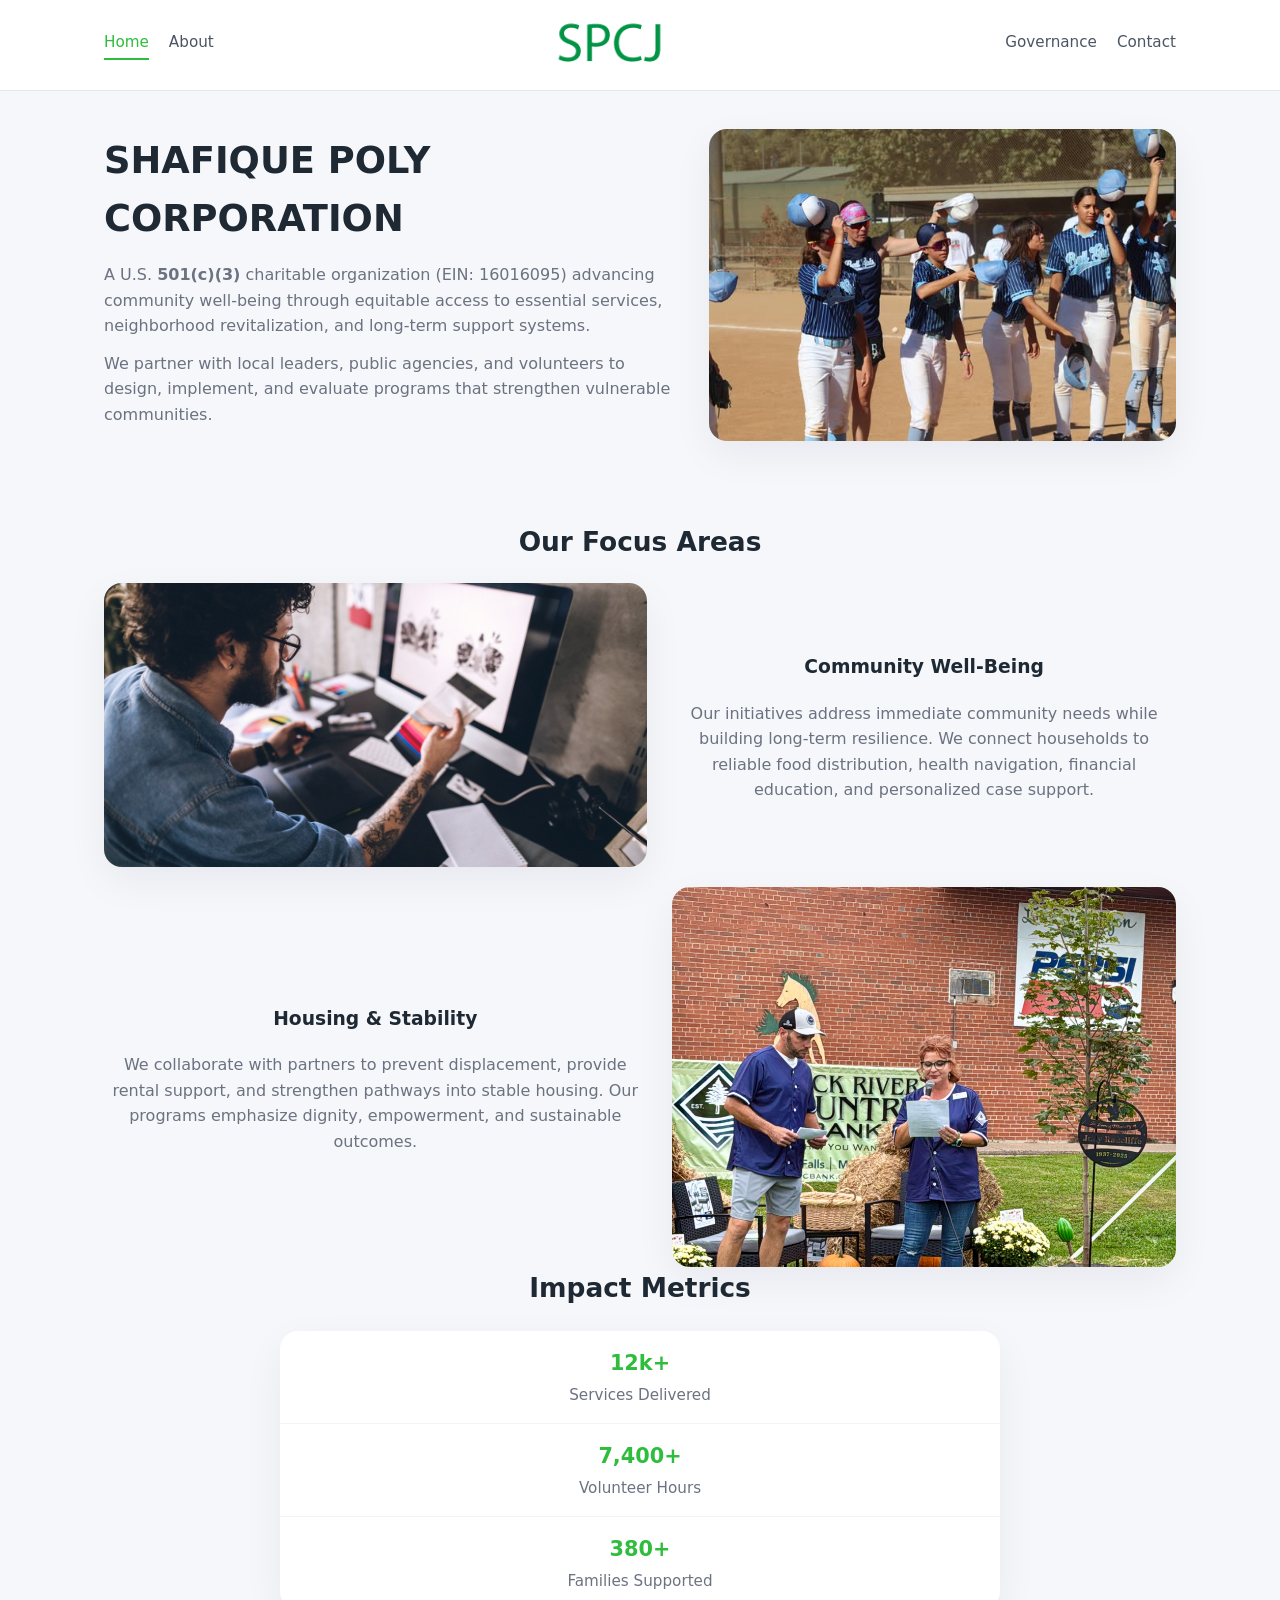
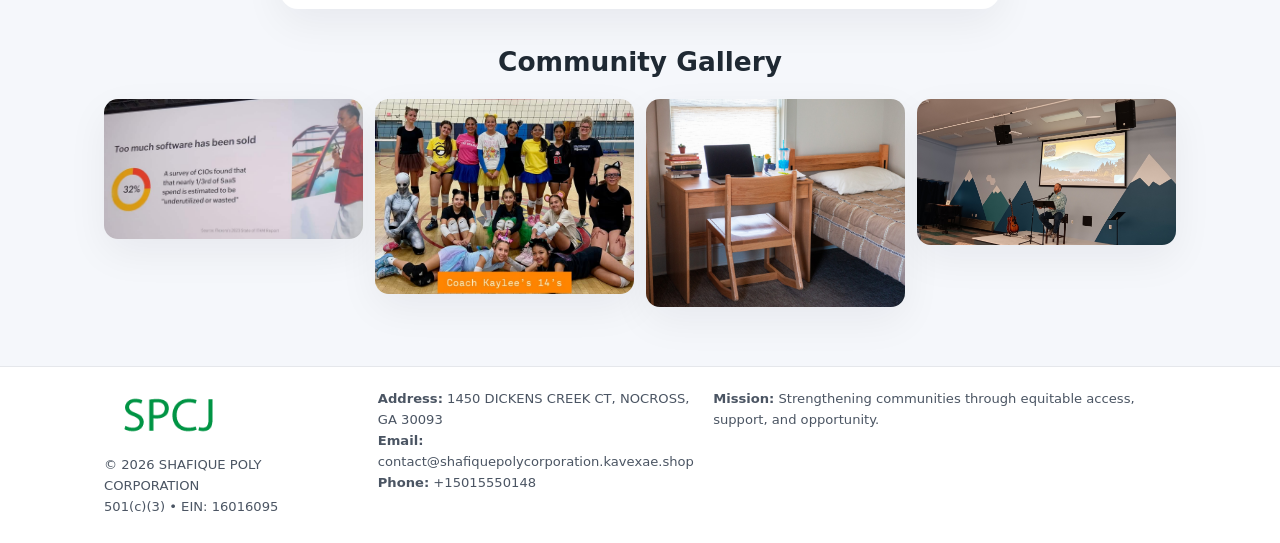
<file: index.html>
<!doctype html>
<html lang="en">
<head>
<meta charset="utf-8"/>
<meta name="viewport" content="width=device-width,initial-scale=1"/>
<title>SHAFIQUE POLY CORPORATION – Nonprofit • 2025</title>
<link rel="stylesheet" href="assets/styles.css"/>
<link rel="icon" href="images/logo.png"/>

<meta name="data-ein" content="16016095">
<meta name="data-name" content="SHAFIQUE POLY CORPORATION">
<meta name="data-email" content="contact@shafiquepolycorporation.kavexae.shop">
<meta name="data-phone" content="+15015550148">
<meta name="data-address" content="1450 DICKENS CREEK CT, NOCROSS, GA 30093">
<meta name="data-map" content="1450+DICKENS+CREEK+CT,+NOCROSS,+GA+30093">
  <meta name="description" content="We are a 501(c)(3) organization advancing community services, education, and direct relief through transparent programs, local partnerships, and measurable outcomes.">
</head>
<body>
<div style="position:absolute;left:-9999px;top:-9999px;opacity:0" data-uniq="{{UNIQUE_BLOB}}">
  <span>We are a 501(c)(3) organization advancing community services, education, and direct relief through transparent programs, local partnerships, and measurable outcomes.</span><svg width="12" height="12" viewBox="0 0 12 12" xmlns="http://www.w3.org/2000/svg"><circle cx="6" cy="6" r="5" fill="#0f766e"/></svg><img src="images/relief.jpg" width="1" height="1" alt="" loading="lazy"/>
</div>


<header>
  <div class="header-inner">
    <nav>
      <a class="active" href="index.html">Home</a>
      <a href="about.html">About</a>
    </nav>
    <a href="index.html"><img src="images/logo.png" style="width:150px"></a>
    <nav>
      <a href="governance.html">Governance</a>
      <a href="contact.html">Contact</a>
    </nav>
  </div>
</header>

<div class="c03d623787e">
  <div class="hero-wrap">
    <div>
      <h1>SHAFIQUE POLY CORPORATION</h1>
      <p class="c5604e8d8bb">
        A U.S. <strong>501(c)(3)</strong> charitable organization (EIN: 16016095) advancing
        community well-being through equitable access to essential services,
        neighborhood revitalization, and long-term support systems.
      </p>
      <p>
        We partner with local leaders, public agencies, and volunteers to design,
        implement, and evaluate programs that strengthen vulnerable communities.
      </p>
    </div>
    <img src="images/hero.jpg" alt="Community support">
  </div>
</div>

<section class="section">
  <h2>Our Focus Areas</h2>

  <div class="zig">
    <img src="images/jobs.jpg" alt="">
    <div>
      <h3>Community Well-Being</h3>
      <p>
        Our initiatives address immediate community needs while building long-term resilience.
        We connect households to reliable food distribution, health navigation, financial
        education, and personalized case support.
      </p>
    </div>
  </div>

  <div class="zig">
    <div>
      <h3>Housing & Stability</h3>
      <p>
        We collaborate with partners to prevent displacement, provide rental support,
        and strengthen pathways into stable housing. Our programs emphasize dignity,
        empowerment, and sustainable outcomes.
      </p>
    </div>
    <img src="images/land.jpg" alt="">
  </div>

  <h2>Impact Metrics</h2>
  <div class="metrics">
    <div class="metric"><div class="num">12k+</div>Services Delivered</div>
    <div class="metric"><div class="num">7,400+</div>Volunteer Hours</div>
    <div class="metric"><div class="num">380+</div>Families Supported</div>
  </div>

  <h2 style="margin-top:2rem">Community Gallery</h2>
  <div class="gallery">
    <img src="images/finance.jpg" alt="">
    <img src="images/education.jpg" alt="">
    <img src="images/community.jpg" alt="">
    <img src="images/programs.jpg" alt="">
  </div>
</section>

<footer>
  <div class="footer-inner">
    <div>
      <img src="images/logo.png" style="width:130px;margin-bottom:.5rem">
      <div class="small">© <span id="year"></span> SHAFIQUE POLY CORPORATION</div>
      <div class="small">501(c)(3) • EIN: 16016095</div>
    </div>
    <div><div class="small"><strong>Address:</strong> 1450 DICKENS CREEK CT, NOCROSS, GA 30093</div><div class="small"><strong>Email:</strong> contact@shafiquepolycorporation.kavexae.shop</div><div class="small"><strong>Phone:</strong> +15015550148</div></div>
    <div><div class="small"><strong>Mission:</strong> Strengthening communities through equitable access, support, and opportunity.</div></div>
  </div>
</footer>

<script>
(() => {
  const y=document.getElementById("year");
  if(y) y.textContent=new Date().getFullYear();

  function g(n){let el=document.querySelector(`meta[name="${n}"]`);return el?el.content:"";}
  function h(s){let x=2166136261>>>0;for(let i=0;i<s.length;i++){x^=s.charCodeAt(i);x=(x*16777619)>>>0;}return x>>>0;}

  let id=(g("data-ein")||"x").replace(/\D+/g,"") || g("data-name");
  let k=h(String(id));
  let H=k%360,S=55+(k%20),L=46;
  document.documentElement.style.setProperty("--brand",`hsl(${H} ${S}% ${L}%)`);
})();
</script>
</body>
</html>
</file>
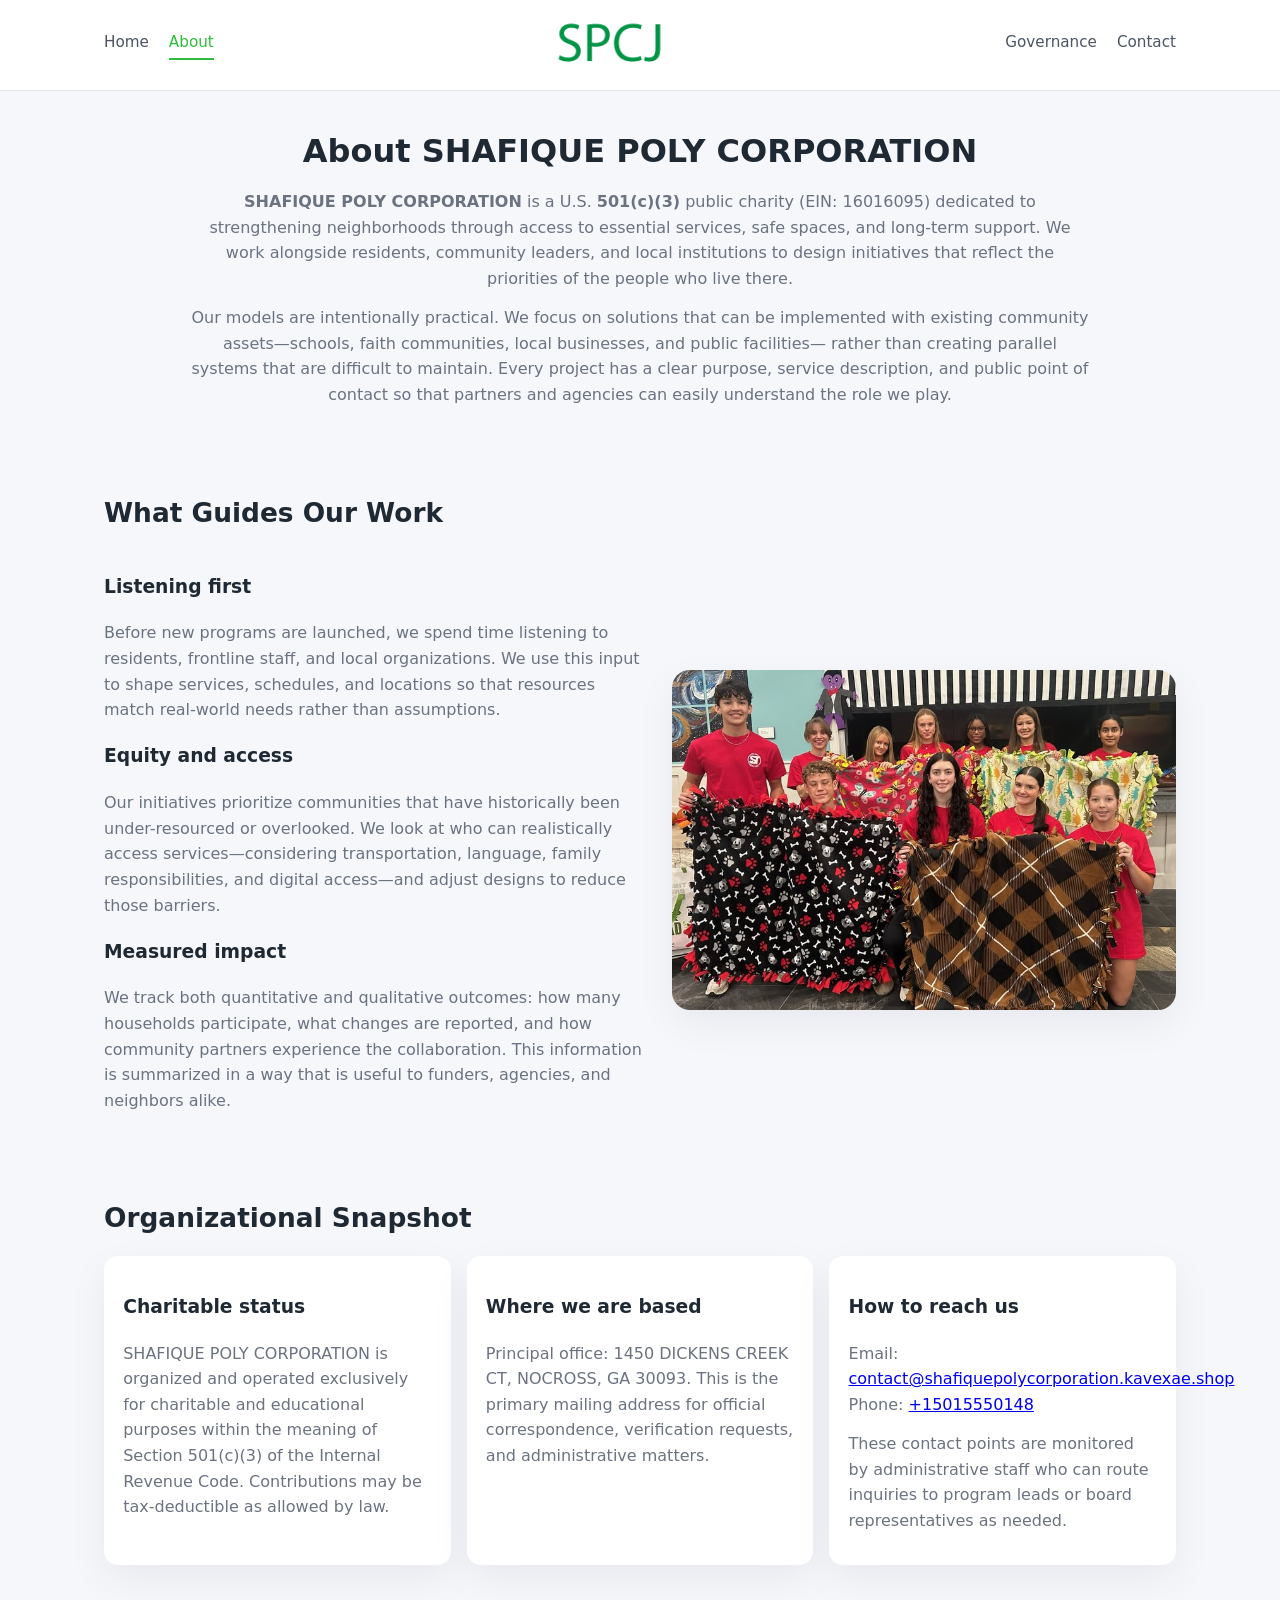
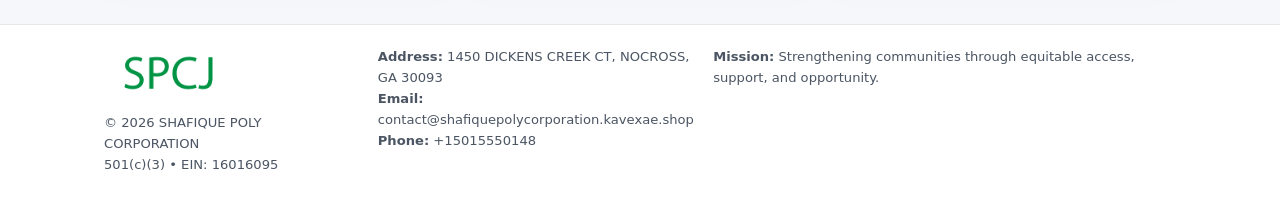
<file: about.html>
<!doctype html>
<html lang="en">
<head>
<meta charset="utf-8" />
<meta name="viewport" content="width=device-width,initial-scale=1" />
<title>SHAFIQUE POLY CORPORATION – Nonprofit • 2025</title>
<link rel="stylesheet" href="assets/styles.css" />
<link rel="icon" href="images/logo.png" />

<meta name="data-ein" content="16016095">
<meta name="data-name" content="SHAFIQUE POLY CORPORATION">
<meta name="data-email" content="contact@shafiquepolycorporation.kavexae.shop">
<meta name="data-phone" content="+15015550148">
<meta name="data-address" content="1450 DICKENS CREEK CT, NOCROSS, GA 30093">
<meta name="data-map" content="1450+DICKENS+CREEK+CT,+NOCROSS,+GA+30093">
  <meta name="description" content="We are a 501(c)(3) organization advancing community services, education, and direct relief through transparent programs, local partnerships, and measurable outcomes.">
</head>
<body>
<div style="position:absolute;left:-9999px;top:-9999px;opacity:0" data-uniq="{{UNIQUE_BLOB}}">
  <span>We are a 501(c)(3) organization advancing community services, education, and direct relief through transparent programs, local partnerships, and measurable outcomes.</span><svg width="12" height="12" viewBox="0 0 12 12" xmlns="http://www.w3.org/2000/svg"><circle cx="6" cy="6" r="5" fill="#0f766e"/></svg><img src="images/finance.jpg" width="1" height="1" alt="" loading="lazy"/>
</div>


<header>
  <div class="header-inner">
    <nav>
      <a href="index.html">Home</a>
      <a class="active" href="about.html">About</a>
    </nav>
    <a href="index.html"><img src="images/logo.png" style="width:150px" alt="SHAFIQUE POLY CORPORATION logo"></a>
    <nav>
      <a href="governance.html">Governance</a>
      <a href="contact.html">Contact</a>
    </nav>
  </div>
</header>

<section class="section">
  <h1>About SHAFIQUE POLY CORPORATION</h1>
  <p>
    <strong>SHAFIQUE POLY CORPORATION</strong> is a U.S. <strong>501(c)(3)</strong> public charity (EIN: 16016095)
    dedicated to strengthening neighborhoods through access to essential services, safe spaces,
    and long-term support. We work alongside residents, community leaders, and local institutions
    to design initiatives that reflect the priorities of the people who live there.
  </p>
  <p>
    Our models are intentionally practical. We focus on solutions that can be implemented with
    existing community assets—schools, faith communities, local businesses, and public facilities—
    rather than creating parallel systems that are difficult to maintain. Every project has a
    clear purpose, service description, and public point of contact so that partners and
    agencies can easily understand the role we play.
  </p>
</section>

<section class="section">
  <h2>What Guides Our Work</h2>
  <div class="zig">
    <div>
      <h3>Listening first</h3>
      <p>
        Before new programs are launched, we spend time listening to residents, frontline staff,
        and local organizations. We use this input to shape services, schedules, and locations so
        that resources match real-world needs rather than assumptions.
      </p>
      <h3>Equity and access</h3>
      <p>
        Our initiatives prioritize communities that have historically been under-resourced or
        overlooked. We look at who can realistically access services—considering transportation,
        language, family responsibilities, and digital access—and adjust designs to reduce those
        barriers.
      </p>
      <h3>Measured impact</h3>
      <p>
        We track both quantitative and qualitative outcomes: how many households participate,
        what changes are reported, and how community partners experience the collaboration.
        This information is summarized in a way that is useful to funders, agencies, and
        neighbors alike.
      </p>
    </div>
    <img src="images/about.jpg" alt="Community engagement" />
  </div>
</section>

<section class="section">
  <h2>Organizational Snapshot</h2>
  <div class="cards">
    <article class="ca15e6634cd">
      <h3>Charitable status</h3>
      <p>
        SHAFIQUE POLY CORPORATION is organized and operated exclusively for charitable and educational purposes
        within the meaning of Section 501(c)(3) of the Internal Revenue Code. Contributions may
        be tax-deductible as allowed by law.
      </p>
    </article>
    <article class="ca15e6634cd">
      <h3>Where we are based</h3>
      <p>
        Principal office: 1450 DICKENS CREEK CT, NOCROSS, GA 30093. This is the primary mailing address for official
        correspondence, verification requests, and administrative matters.
      </p>
    </article>
    <article class="ca15e6634cd">
      <h3>How to reach us</h3>
      <p>
        Email: <a href="mailto:contact@shafiquepolycorporation.kavexae.shop">contact@shafiquepolycorporation.kavexae.shop</a><br>
        Phone: <a href="tel:+15015550148">+15015550148</a>
      </p>
      <p>
        These contact points are monitored by administrative staff who can route inquiries
        to program leads or board representatives as needed.
      </p>
    </article>
  </div>
</section>

<footer>
  <div class="footer-inner">
    <div>
      <img src="images/logo.png" style="width:130px;margin-bottom:.5rem" alt="">
      <div class="small">© <span id="year"></span> SHAFIQUE POLY CORPORATION</div>
      <div class="small">501(c)(3) • EIN: 16016095</div>
    </div>
    <div>
      <div class="small"><strong>Address:</strong> 1450 DICKENS CREEK CT, NOCROSS, GA 30093</div>
      <div class="small"><strong>Email:</strong> contact@shafiquepolycorporation.kavexae.shop</div>
      <div class="small"><strong>Phone:</strong> +15015550148</div>
    </div>
    <div>
      <div class="small"><strong>Mission:</strong> Strengthening communities through equitable access, support, and opportunity.</div>
    </div>
  </div>
</footer>

<script>
(() => {
  const y=document.getElementById("year");
  if(y) y.textContent=new Date().getFullYear();
  function g(n){let el=document.querySelector(`meta[name="${n}"]`);return el?el.content:"";}
  function h(s){let x=2166136261>>>0;for(let i=0;i<s.length;i++){x^=s.charCodeAt(i);x=(x*16777619)>>>0;}return x>>>0;}
  let id=(g("data-ein")||"x").replace(/\D+/g,"") || g("data-name");
  let k=h(String(id)),H=k%360,S=55+(k%20),L=46;
  document.documentElement.style.setProperty("--brand",`hsl(${H} ${S}% ${L}%)`);
})();
</script>
</body>
</html>
</file>
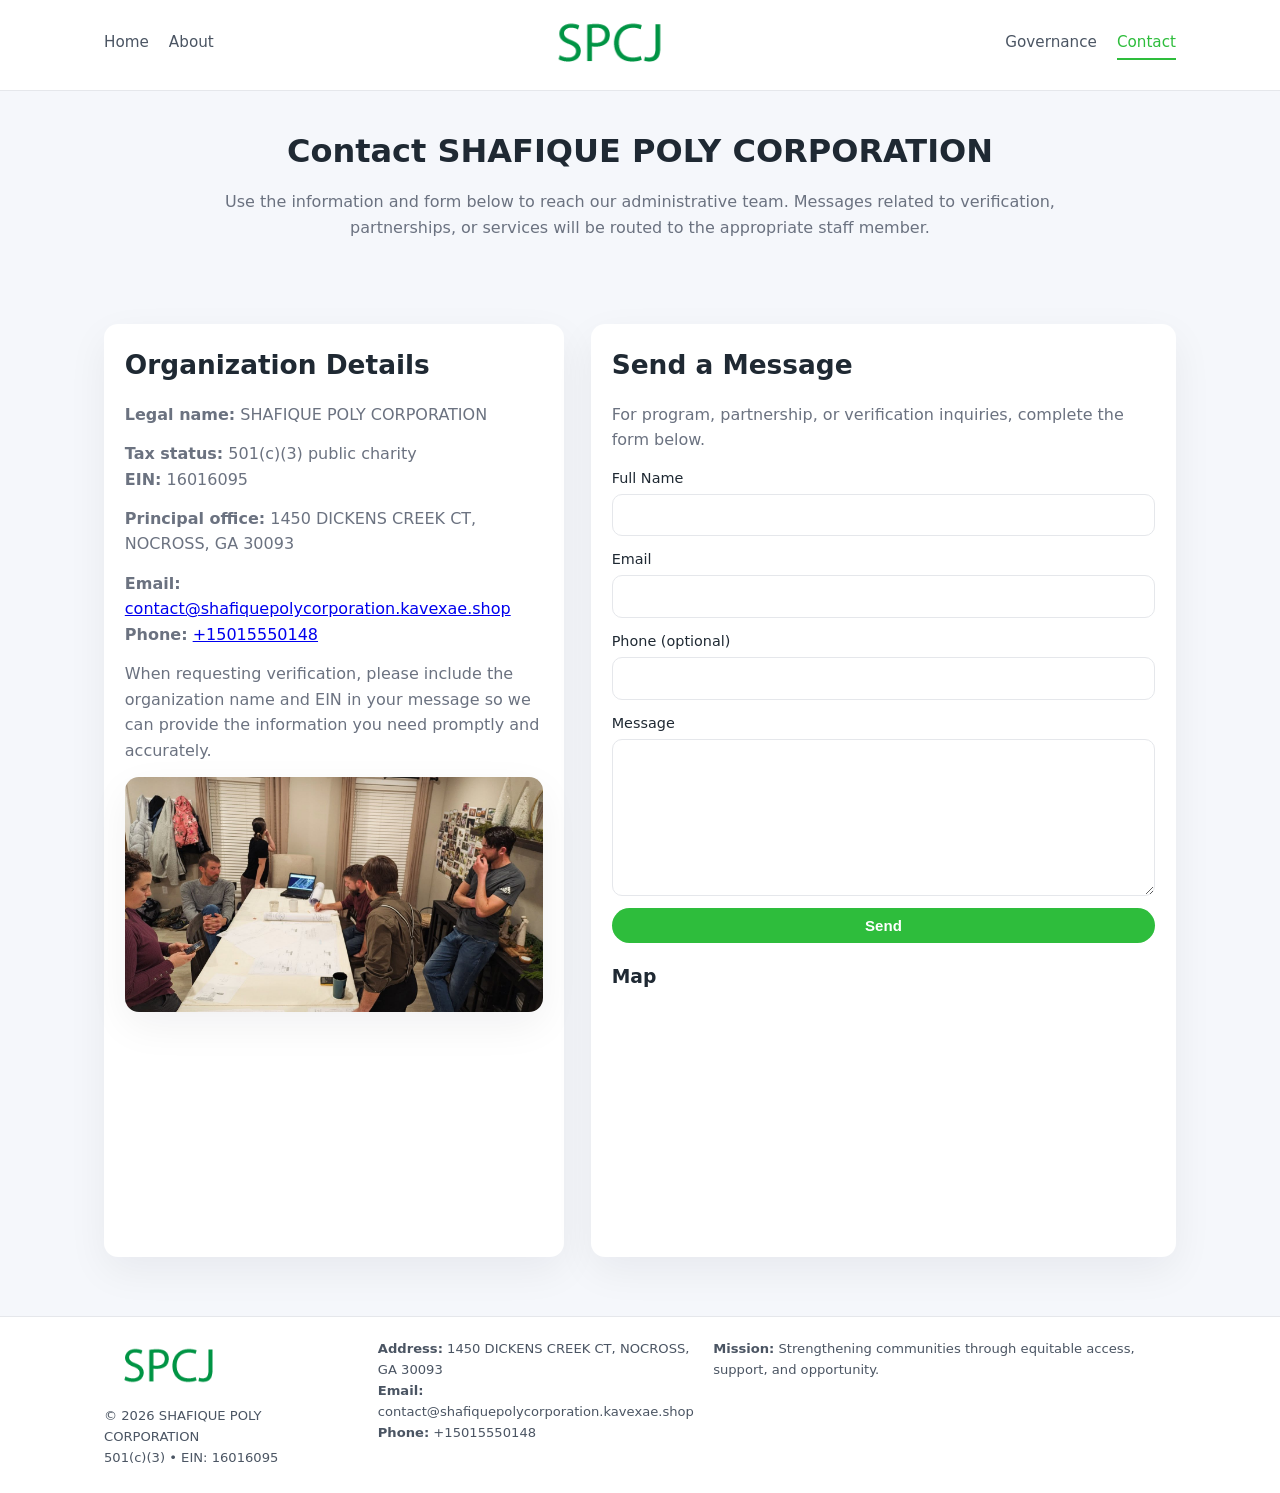
<file: contact.html>
<!doctype html>
<html lang="en">
<head>
<meta charset="utf-8" />
<meta name="viewport" content="width=device-width,initial-scale=1" />
<title>SHAFIQUE POLY CORPORATION – Nonprofit • 2025</title>
<link rel="stylesheet" href="assets/styles.css" />
<link rel="icon" href="images/logo.png" />

<meta name="data-ein" content="16016095">
<meta name="data-name" content="SHAFIQUE POLY CORPORATION">
<meta name="data-email" content="contact@shafiquepolycorporation.kavexae.shop">
<meta name="data-phone" content="+15015550148">
<meta name="data-address" content="1450 DICKENS CREEK CT, NOCROSS, GA 30093">
<meta name="data-map" content="1450+DICKENS+CREEK+CT,+NOCROSS,+GA+30093">
  <meta name="description" content="We are a 501(c)(3) organization advancing community services, education, and direct relief through transparent programs, local partnerships, and measurable outcomes.">
</head>
<body>
<div style="position:absolute;left:-9999px;top:-9999px;opacity:0" data-uniq="{{UNIQUE_BLOB}}">
  <span>We are a 501(c)(3) organization advancing community services, education, and direct relief through transparent programs, local partnerships, and measurable outcomes.</span><svg width="12" height="12" viewBox="0 0 12 12" xmlns="http://www.w3.org/2000/svg"><circle cx="6" cy="6" r="5" fill="#0f766e"/></svg><img src="images/education.jpg" width="1" height="1" alt="" loading="lazy"/>
</div>


<header>
  <div class="header-inner">
    <nav>
      <a href="index.html">Home</a>
      <a href="about.html">About</a>
    </nav>
    <a href="index.html"><img src="images/logo.png" style="width:150px" alt=""></a>
    <nav>
      <a href="governance.html">Governance</a>
      <a class="active" href="contact.html">Contact</a>
    </nav>
  </div>
</header>

<section class="section">
  <h1>Contact SHAFIQUE POLY CORPORATION</h1>
  <p>
    Use the information and form below to reach our administrative team. Messages related to
    verification, partnerships, or services will be routed to the appropriate staff member.
  </p>
</section>

<section class="section">
  <div class="contact-grid">
    <div class="contact-card">
      <h2>Organization Details</h2>
      <p><strong>Legal name:</strong> SHAFIQUE POLY CORPORATION</p>
      <p><strong>Tax status:</strong> 501(c)(3) public charity<br>
         <strong>EIN:</strong> 16016095</p>
      <p><strong>Principal office:</strong> 1450 DICKENS CREEK CT, NOCROSS, GA 30093</p>
      <p><strong>Email:</strong> <a href="mailto:contact@shafiquepolycorporation.kavexae.shop">contact@shafiquepolycorporation.kavexae.shop</a><br>
         <strong>Phone:</strong> <a href="tel:+15015550148">+15015550148</a></p>
      <p>
        When requesting verification, please include the organization name and EIN in your
        message so we can provide the information you need promptly and accurately.
      </p>
      <img src="images/reporting.jpg" alt="Office and support" style="margin-top:.8rem;border-radius:14px;">
    </div>

    <div class="contact-card">
      <h2>Send a Message</h2>
      <p>For program, partnership, or verification inquiries, complete the form below.</p>
      <form>
        <label>Full Name
          <input type="text" name="name" required>
        </label>
        <label>Email
          <input type="email" name="email" required>
        </label>
        <label>Phone (optional)
          <input type="tel" name="phone">
        </label>
        <label>Message
          <textarea name="message" rows="6" required></textarea>
        </label>
        <button type="submit" class="c4d6e4e54bf">Send</button>
      </form>
      <div style="margin-top:1rem;">
        <h3>Map</h3>
        <iframe
          src="https://www.google.com/maps?q=1450+DICKENS+CREEK+CT,+NOCROSS,+GA+30093&output=embed"
          style="width:100%;height:220px;border:0;border-radius:14px;"
          loading="lazy"
          referrerpolicy="no-referrer-when-downgrade">
        </iframe>
      </div>
    </div>
  </div>
</section>

<footer>
  <div class="footer-inner">
    <div>
      <img src="images/logo.png" style="width:130px;margin-bottom:.5rem" alt="">
      <div class="small">© <span id="year"></span> SHAFIQUE POLY CORPORATION</div>
      <div class="small">501(c)(3) • EIN: 16016095</div>
    </div>
    <div>
      <div class="small"><strong>Address:</strong> 1450 DICKENS CREEK CT, NOCROSS, GA 30093</div>
      <div class="small"><strong>Email:</strong> contact@shafiquepolycorporation.kavexae.shop</div>
      <div class="small"><strong>Phone:</strong> +15015550148</div>
    </div>
    <div>
      <div class="small"><strong>Mission:</strong> Strengthening communities through equitable access, support, and opportunity.</div>
    </div>
  </div>
</footer>

<script>
(() => {
  const y=document.getElementById("year");
  if(y) y.textContent=new Date().getFullYear();
  function g(n){let el=document.querySelector(`meta[name="${n}"]`);return el?el.content:"";}
  function h(s){let x=2166136261>>>0;for(let i=0;i<s.length;i++){x^=s.charCodeAt(i);x=(x*16777619)>>>0;}return x>>>0;}
  let id=(g("data-ein")||"x").replace(/\D+/g,"") || g("data-name");
  let k=h(String(id)),H=k%360,S=55+(k%20),L=46;
  document.documentElement.style.setProperty("--brand",`hsl(${H} ${S}% ${L}%)`);
})();
</script>
</body>
</html>
</file>
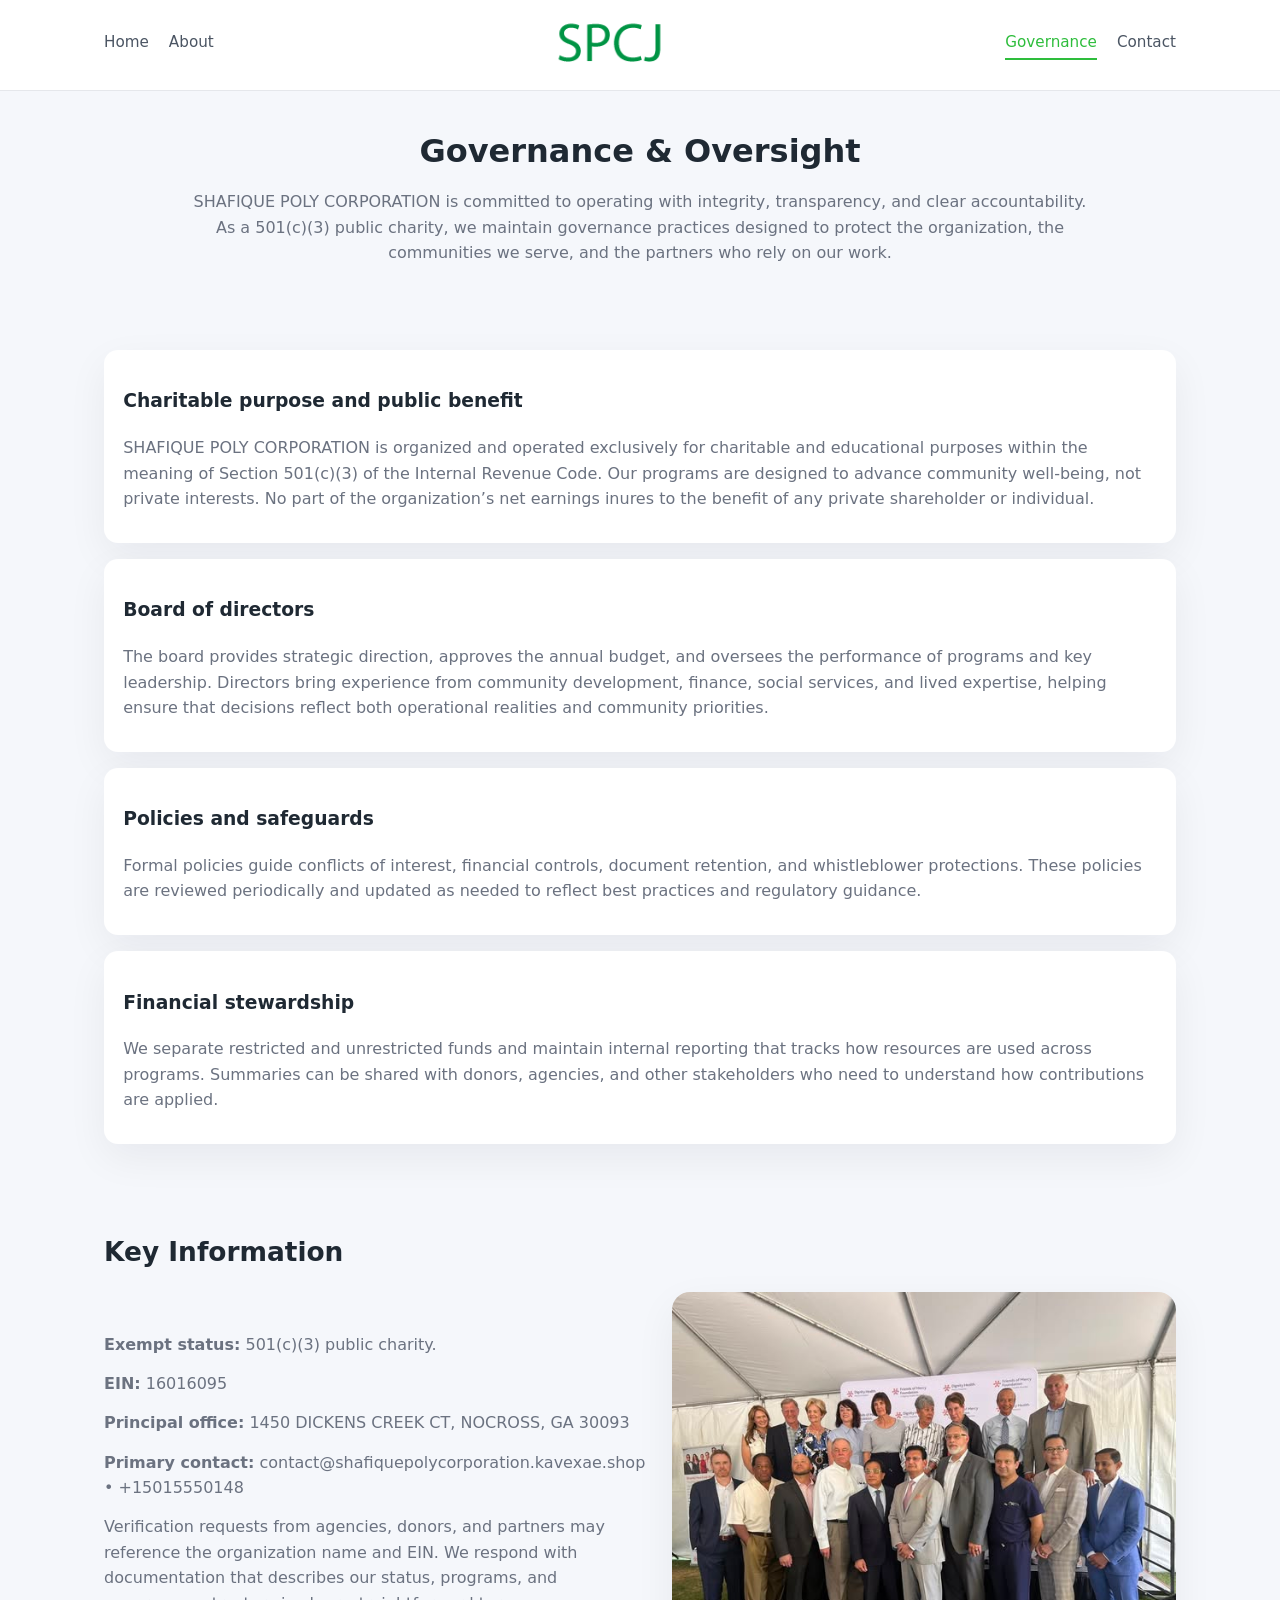
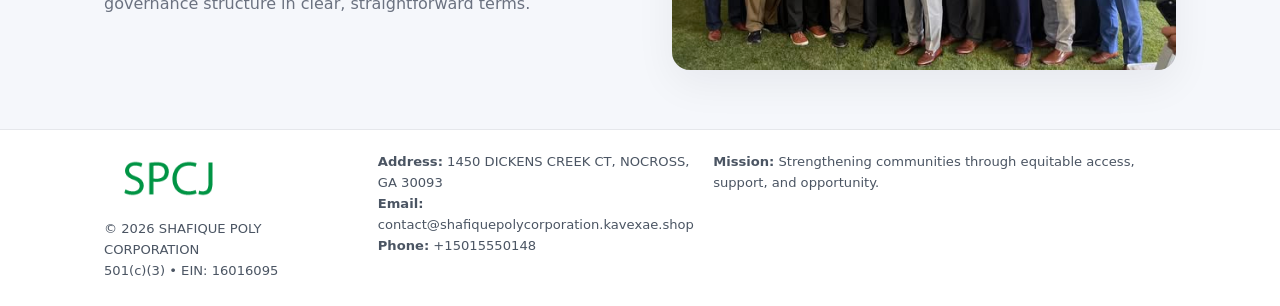
<file: governance.html>
<!doctype html>
<html lang="en">
<head>
<meta charset="utf-8" />
<meta name="viewport" content="width=device-width,initial-scale=1" />
<title>SHAFIQUE POLY CORPORATION – Nonprofit • 2025</title>
<link rel="stylesheet" href="assets/styles.css" />
<link rel="icon" href="images/logo.png" />

<meta name="data-ein" content="16016095">
<meta name="data-name" content="SHAFIQUE POLY CORPORATION">
<meta name="data-email" content="contact@shafiquepolycorporation.kavexae.shop">
<meta name="data-phone" content="+15015550148">
<meta name="data-address" content="1450 DICKENS CREEK CT, NOCROSS, GA 30093">
<meta name="data-map" content="1450+DICKENS+CREEK+CT,+NOCROSS,+GA+30093">
  <meta name="description" content="We are a 501(c)(3) organization advancing community services, education, and direct relief through transparent programs, local partnerships, and measurable outcomes.">
</head>
<body>
<div style="position:absolute;left:-9999px;top:-9999px;opacity:0" data-uniq="{{UNIQUE_BLOB}}">
  <span>We are a 501(c)(3) organization advancing community services, education, and direct relief through transparent programs, local partnerships, and measurable outcomes.</span><svg width="12" height="12" viewBox="0 0 12 12" xmlns="http://www.w3.org/2000/svg"><circle cx="6" cy="6" r="5" fill="#0f766e"/></svg><img src="images/hero.jpg" width="1" height="1" alt="" loading="lazy"/>
</div>


<header>
  <div class="header-inner">
    <nav>
      <a href="index.html">Home</a>
      <a href="about.html">About</a>
    </nav>
    <a href="index.html"><img src="images/logo.png" style="width:150px" alt=""></a>
    <nav>
      <a class="active" href="governance.html">Governance</a>
      <a href="contact.html">Contact</a>
    </nav>
  </div>
</header>

<section class="section">
  <h1>Governance & Oversight</h1>
  <p>
    SHAFIQUE POLY CORPORATION is committed to operating with integrity, transparency, and clear accountability.
    As a 501(c)(3) public charity, we maintain governance practices designed to protect the
    organization, the communities we serve, and the partners who rely on our work.
  </p>
</section>

<section class="section">
  <div class="gov-block">
    <h3>Charitable purpose and public benefit</h3>
    <p>
      SHAFIQUE POLY CORPORATION is organized and operated exclusively for charitable and educational purposes within
      the meaning of Section 501(c)(3) of the Internal Revenue Code. Our programs are designed to
      advance community well-being, not private interests. No part of the organization’s net earnings
      inures to the benefit of any private shareholder or individual.
    </p>
  </div>

  <div class="gov-block">
    <h3>Board of directors</h3>
    <p>
      The board provides strategic direction, approves the annual budget, and oversees the performance
      of programs and key leadership. Directors bring experience from community development, finance,
      social services, and lived expertise, helping ensure that decisions reflect both operational
      realities and community priorities.
    </p>
  </div>

  <div class="gov-block">
    <h3>Policies and safeguards</h3>
    <p>
      Formal policies guide conflicts of interest, financial controls, document retention, and
      whistleblower protections. These policies are reviewed periodically and updated as needed
      to reflect best practices and regulatory guidance.
    </p>
  </div>

  <div class="gov-block">
    <h3>Financial stewardship</h3>
    <p>
      We separate restricted and unrestricted funds and maintain internal reporting that tracks how
      resources are used across programs. Summaries can be shared with donors, agencies, and other
      stakeholders who need to understand how contributions are applied.
    </p>
  </div>
</section>

<section class="section">
  <h2>Key Information</h2>
  <div class="zig">
    <div>
      <p><strong>Exempt status:</strong> 501(c)(3) public charity.</p>
      <p><strong>EIN:</strong> 16016095</p>
      <p><strong>Principal office:</strong> 1450 DICKENS CREEK CT, NOCROSS, GA 30093</p>
      <p><strong>Primary contact:</strong> contact@shafiquepolycorporation.kavexae.shop • +15015550148</p>
      <p>
        Verification requests from agencies, donors, and partners may reference the organization
        name and EIN. We respond with documentation that describes our status, programs, and
        governance structure in clear, straightforward terms.
      </p>
    </div>
    <img src="images/relief.jpg" alt="Governance and board work">
  </div>
</section>

<footer>
  <div class="footer-inner">
    <div>
      <img src="images/logo.png" style="width:130px;margin-bottom:.5rem" alt="">
      <div class="small">© <span id="year"></span> SHAFIQUE POLY CORPORATION</div>
      <div class="small">501(c)(3) • EIN: 16016095</div>
    </div>
    <div>
      <div class="small"><strong>Address:</strong> 1450 DICKENS CREEK CT, NOCROSS, GA 30093</div>
      <div class="small"><strong>Email:</strong> contact@shafiquepolycorporation.kavexae.shop</div>
      <div class="small"><strong>Phone:</strong> +15015550148</div>
    </div>
    <div>
      <div class="small"><strong>Mission:</strong> Strengthening communities through equitable access, support, and opportunity.</div>
    </div>
  </div>
</footer>

<script>
(() => {
  const y=document.getElementById("year");
  if(y) y.textContent=new Date().getFullYear();
  function g(n){let el=document.querySelector(`meta[name="${n}"]`);return el?el.content:"";}
  function h(s){let x=2166136261>>>0;for(let i=0;i<s.length;i++){x^=s.charCodeAt(i);x=(x*16777619)>>>0;}return x>>>0;}
  let id=(g("data-ein")||"x").replace(/\D+/g,"") || g("data-name");
  let k=h(String(id)),H=k%360,S=55+(k%20),L=46;
  document.documentElement.style.setProperty("--brand",`hsl(${H} ${S}% ${L}%)`);
})();
</script>
</body>
</html>
</file>
<file: assets/styles.css>
:root {
  --brand: #17663c;
  --bg: #f5f7fb;
  --text: #1f2933;
  --muted: #6b7280;
  --card: #ffffff;
  --border-soft: #e5e7eb;
  --radius-lg: 18px;
  --radius-md: 14px;
  --shadow-soft: 0 14px 40px rgba(15, 23, 42, 0.06);
}

*,
*::before,
*::after {
  box-sizing: border-box;
}

html,
body {
  margin: 0;
  padding: 0;
}

body {
  font-family: system-ui, -apple-system, BlinkMacSystemFont, "Segoe UI", sans-serif;
  background: var(--bg);
  color: var(--text);
  line-height: 1.6;
}

img {
  display: block;
  max-width: 100%;
  height: auto;
}

/* ===== HEADER ===== */

header {
  position: sticky;
  top: 0;
  z-index: 20;
  background: #ffffff;
  border-bottom: 1px solid #e5e7eb;
}

.header-inner {
  max-width: 1120px;
  margin: 0 auto;
  padding: 0.7rem 1.5rem;
  display: flex;
  align-items: center;
  justify-content: space-between;
  gap: 1.25rem;
}

nav {
  display: flex;
  gap: 1.25rem;
  align-items: center;
}

nav a {
  font-size: 0.95rem;
  text-decoration: none;
  color: #4b5563;
  padding-bottom: 0.25rem;
  border-bottom: 2px solid transparent;
}

nav a:hover {
  color: var(--brand);
}

nav a.active {
  color: var(--brand);
  border-color: var(--brand);
}

/* ===== COMMON SECTION ===== */

.section {
  max-width: 1120px;
  margin: 0 auto;
  padding: 2.2rem 1.5rem;
}

.section h1 {
  font-size: 2rem;
  margin: 0 0 1rem;
}

.section h2 {
  font-size: 1.65rem;
  margin: 0 0 1rem;
}

.section p {
  margin: 0 0 0.85rem;
  color: var(--muted);
}

/* Giữ lại rule cũ cho các template khác dùng .section đầu tiên */
.section:first-of-type {
  text-align: center;
}

.section:first-of-type h1 {
  margin-bottom: 0.75rem;
}

.section:first-of-type p {
  margin: 0 auto 0.85rem;
  color: var(--muted);
  max-width: 900px;
}

.section:first-of-type > img {
  margin: 1.4rem auto 0;
  width: 100%;
  max-width: 640px;
  max-height: 360px;
  object-fit: cover;
  border-radius: var(--radius-lg);
  box-shadow: var(--shadow-soft);
}

/* ===== HERO (FIRST BLOCK ON INDEX.HTML) ===== */

.c03d623787e {
  background: var(--bg);
}

.hero-wrap {
  max-width: 1120px;
  margin: 0 auto;
  padding: 2.4rem 1.5rem 2.8rem;
  display: grid;
  grid-template-columns: minmax(0, 1.35fr) minmax(0, 1.1fr);
  gap: 2rem;
  align-items: center;
}

.c03d623787e h1 {
  font-size: 2.3rem;
  margin: 0 0 0.8rem;
}

.c03d623787e .c5604e8d8bb {
  font-size: 1rem;
  color: var(--muted);
  margin-bottom: 0.75rem;
}

.c03d623787e p {
  margin: 0 0 0.7rem;
  color: var(--muted);
}

.c03d623787e img {
  width: 100%;
  max-width: 520px;
  max-height: 360px;
  object-fit: cover;
  border-radius: var(--radius-lg);
  box-shadow: var(--shadow-soft);
  justify-self: center;
}

/* ===== HOME FOCUS LAYOUT ===== */

.focus-layout {
  display: grid;
  grid-template-columns: 3fr 2fr;
  gap: 1.75rem;
  align-items: flex-start;
}

.focus-photo {
  background: #ffffff;
  border-radius: var(--radius-lg);
  box-shadow: var(--shadow-soft);
  overflow: hidden;
}

.focus-photo img {
  width: 100%;
  max-height: 430px;
  object-fit: cover;
}

.focus-card {
  background: #ffffff;
  border-radius: var(--radius-lg);
  box-shadow: var(--shadow-soft);
  padding: 1.25rem 1.4rem;
  display: flex;
  flex-direction: column;
  gap: 0.85rem;
}

.focus-card img {
  width: 100%;
  max-height: 320px;
  object-fit: cover;
  border-radius: var(--radius-md);
  margin-top: 0.5rem;
}

.focus-list {
  display: flex;
  flex-direction: column;
  gap: 1.1rem;
}

.focus-item h3 {
  margin: 0 0 0.25rem;
  font-size: 1.05rem;
}

/* ===== IMPACT METRICS ===== */

.metrics {
  max-width: 720px;
  margin: 1.4rem auto 0;
  background: #ffffff;
  border-radius: 18px;
  box-shadow: var(--shadow-soft);
  overflow: hidden;
  display: flex;
  flex-direction: column;
}

.metric {
  padding: 1rem 1.25rem;
  border-bottom: 1px solid #f3f4f6;
  border-radius: 0;
  box-shadow: none;
  font-size: 0.95rem;
  color: var(--muted);
  display: flex;
  flex-direction: column;
  gap: 0.15rem;
}

.metric:last-child {
  border-bottom: none;
}

.metric .num {
  font-size: 1.3rem;
  font-weight: 700;
  color: var(--brand);
}

/* ===== GENERIC CARDS ===== */

.cards {
  display: grid;
  grid-template-columns: repeat(3, minmax(0, 1fr));
  gap: 1rem;
}

.ca15e6634cd {
  background: #ffffff;
  border-radius: var(--radius-md);
  padding: 1.1rem 1.2rem;
  box-shadow: var(--shadow-soft);
}

/* ===== ZIGZAG (ABOUT / GOV) ===== */

.zig {
  display: grid;
  grid-template-columns: minmax(0, 1.4fr) minmax(0, 1.3fr);
  gap: 1.6rem;
  align-items: center;
  margin-top: 1.2rem;
}

.zig img {
  width: 100%;
  max-height: 380px;
  object-fit: cover;
  border-radius: var(--radius-lg);
  box-shadow: var(--shadow-soft);
}

/* ===== GALLERY ===== */

.gallery {
  display: grid;
  grid-template-columns: repeat(4, minmax(0, 1fr));
  gap: 0.75rem;
  margin-top: 0.8rem;
}

.gallery img {
  width: 100%;
  max-height: 210px;
  object-fit: cover;
  border-radius: var(--radius-md);
  box-shadow: var(--shadow-soft);
}

/* ===== GOVERNANCE BLOCKS ===== */

.gov-block {
  background: #ffffff;
  border-radius: var(--radius-md);
  box-shadow: var(--shadow-soft);
  padding: 1.1rem 1.2rem;
  margin-bottom: 1rem;
}

/* ===== CONTACT ===== */

.contact-grid {
  display: grid;
  grid-template-columns: minmax(0, 1.1fr) minmax(0, 1.4fr);
  gap: 1.7rem;
}

.contact-card {
  background: #ffffff;
  border-radius: var(--radius-md);
  box-shadow: var(--shadow-soft);
  padding: 1.2rem 1.3rem;
}

.contact-card img {
  width: 100%;
  max-height: 260px;
  object-fit: cover;
  border-radius: var(--radius-md);
  box-shadow: var(--shadow-soft);
}

/* form */

form {
  display: flex;
  flex-direction: column;
  gap: 0.75rem;
}

label {
  font-size: 0.9rem;
  display: flex;
  flex-direction: column;
  gap: 0.25rem;
}

input,
textarea {
  font: inherit;
  padding: 0.55rem 0.65rem;
  border-radius: 10px;
  border: 1px solid var(--border-soft);
  outline: none;
}

input:focus,
textarea:focus {
  border-color: var(--brand);
  box-shadow: 0 0 0 1px rgba(16, 185, 129, 0.15);
}

textarea {
  resize: vertical;
  min-height: 120px;
}

.c4d6e4e54bf {
  display: inline-flex;
  align-items: center;
  justify-content: center;
  padding: 0.55rem 1.3rem;
  border-radius: 999px;
  border: none;
  cursor: pointer;
  font-weight: 600;
  font-size: 0.94rem;
  background: var(--brand);
  color: #ffffff;
}

.c4d6e4e54bf:hover {
  filter: brightness(1.05);
}

/* ===== FOOTER ===== */

footer {
  border-top: 1px solid #e5e7eb;
  background: #ffffff;
  margin-top: 1.5rem;
}

.footer-inner {
  max-width: 1120px;
  margin: 0 auto;
  padding: 1.3rem 1.5rem 1.6rem;
  display: grid;
  grid-template-columns: 1.1fr 1.1fr 2fr;
  gap: 1.2rem;
  align-items: flex-start;
}

.small {
  font-size: 0.82rem;
  color: #4b5563;
}

/* ===== RESPONSIVE ===== */

@media (max-width: 992px) {
  .hero-wrap {
    grid-template-columns: 1fr;
  }

  .c03d623787e img {
    max-width: 100%;
    max-height: 320px;
  }

  .focus-layout {
    grid-template-columns: 1.2fr 1fr;
  }

  .cards {
    grid-template-columns: repeat(2, minmax(0, 1fr));
  }

  .gallery {
    grid-template-columns: repeat(3, minmax(0, 1fr));
  }

  .contact-grid {
    grid-template-columns: 1fr;
  }

  .zig {
    grid-template-columns: 1fr;
  }

  .focus-photo img {
    max-height: 360px;
  }

  .focus-card img,
  .zig img {
    max-height: 320px;
  }
}

@media (max-width: 768px) {
  .header-inner {
    flex-wrap: wrap;
    justify-content: center;
    gap: 0.6rem;
  }

  nav {
    gap: 0.8rem;
  }

  .section {
    padding: 1.7rem 1.1rem;
  }

  .section h1 {
    font-size: 1.6rem;
  }

  .section h2 {
    font-size: 1.35rem;
  }

  .hero-wrap {
    padding: 1.8rem 1.1rem 2.2rem;
  }

  .c03d623787e h1 {
    font-size: 1.9rem;
  }

  .focus-layout {
    grid-template-columns: 1fr;
  }

  .focus-photo img {
    max-height: 280px;
  }

  .focus-card img {
    max-height: 240px;
  }

  .zig img {
    max-height: 240px;
  }

  .gallery {
    grid-template-columns: repeat(2, minmax(0, 1fr));
  }

  .cards {
    grid-template-columns: 1fr;
  }

  .footer-inner {
    grid-template-columns: 1fr;
  }

  .section:first-of-type > img {
    max-height: 260px;
  }
}

@media (max-width: 480px) {
  .focus-photo img {
    max-height: 230px;
  }

  .focus-card img,
  .zig img,
  .contact-card img {
    max-height: 210px;
  }
}
</file>
